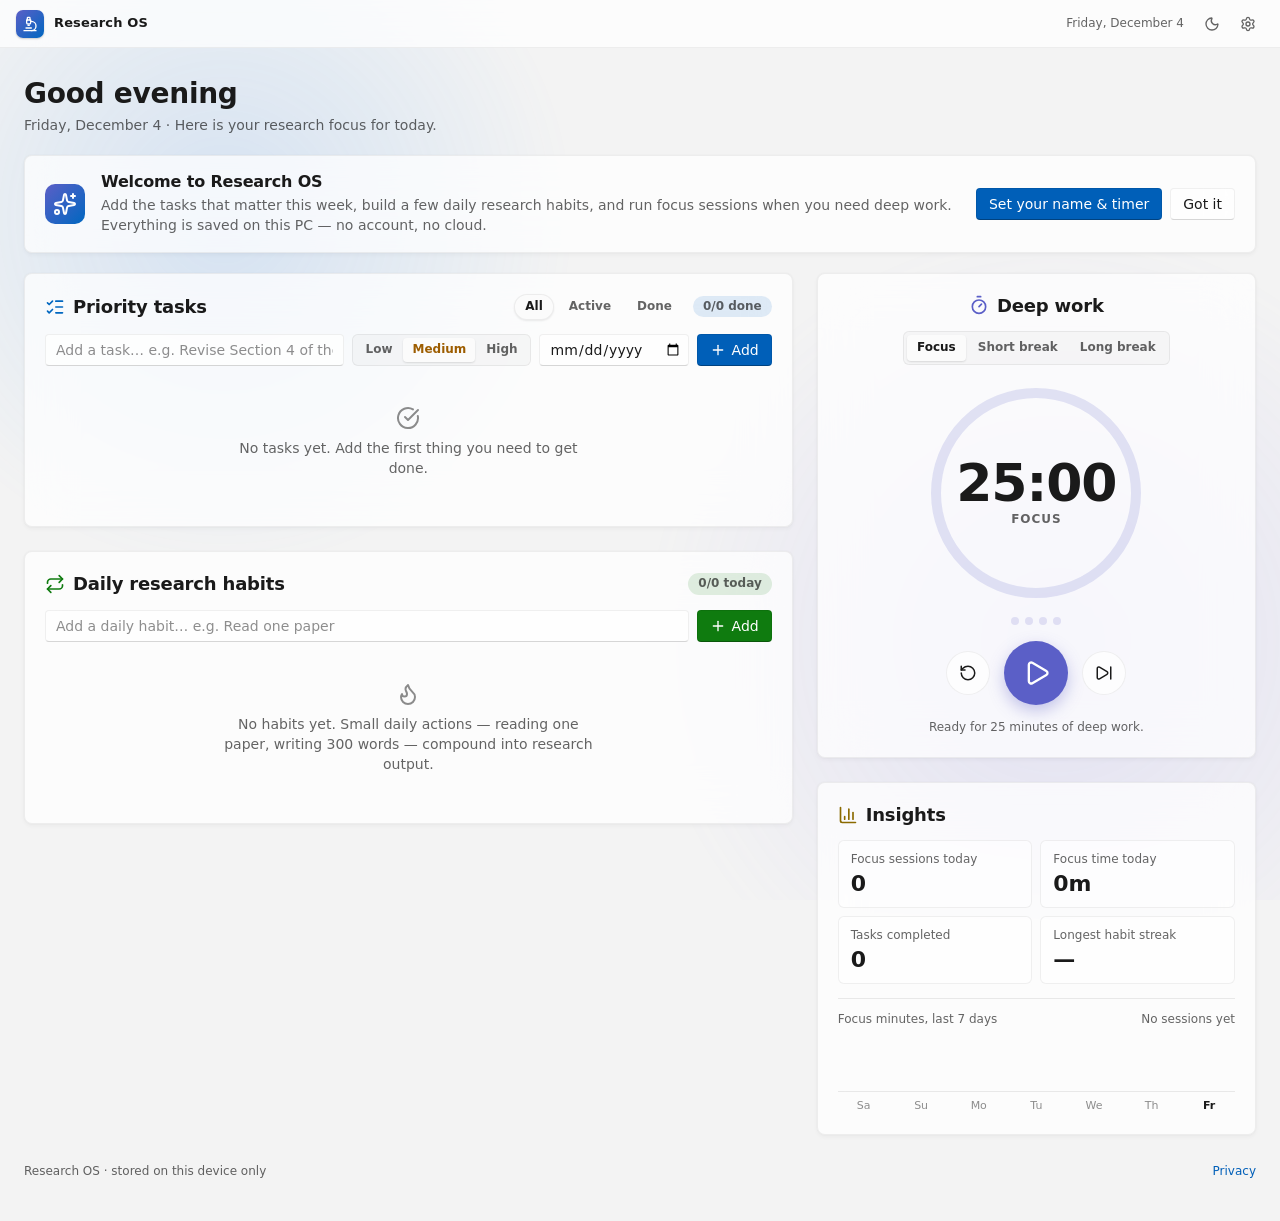
<file: index.html>
<!DOCTYPE html>
<html lang="en" data-theme="light">
<head>
  <meta charset="UTF-8">
  <meta name="viewport" content="width=device-width, initial-scale=1">
  <meta name="description" content="Research OS — a calm productivity dashboard for academics and researchers: priority tasks, daily research habits, a focus timer and insights. Works offline, all data stays on your device.">
  <meta name="color-scheme" content="light dark">
  <meta name="theme-color" content="#f3f3f3" id="meta-theme-color">
  <meta name="application-name" content="Research OS">
  <title>Research OS</title>
  <link rel="manifest" href="./manifest.webmanifest">
  <link rel="icon" href="./icons/favicon.svg" type="image/svg+xml">
  <link rel="apple-touch-icon" href="./icons/apple-touch-icon.png">
  <link rel="stylesheet" href="./styles.css">
  <script>
    // Apply the saved theme before first paint to avoid a flash.
    (function () {
      try {
        var s = JSON.parse(localStorage.getItem('researchos.v1') || '{}');
        var t = (s && s.settings && s.settings.theme) || 'system';
        if (t === 'system') t = window.matchMedia('(prefers-color-scheme: dark)').matches ? 'dark' : 'light';
        document.documentElement.dataset.theme = t;
      } catch (e) { /* ignore */ }
    })();
  </script>
</head>
<body>
  <svg xmlns="http://www.w3.org/2000/svg" style="display:none" aria-hidden="true" id="icon-sprite">
  <symbol id="i-microscope" viewBox="0 0 24 24" fill="none" stroke="currentColor" stroke-width="2" stroke-linecap="round" stroke-linejoin="round"><path d="M6 18h8" /><path d="M3 22h18" /><path d="M14 22a7 7 0 1 0 0-14h-1" /><path d="M9 14h2" /><path d="M9 12a2 2 0 0 1-2-2V6h6v4a2 2 0 0 1-2 2Z" /><path d="M12 6V3a1 1 0 0 0-1-1H9a1 1 0 0 0-1 1v3" /></symbol>
  <symbol id="i-list-checks" viewBox="0 0 24 24" fill="none" stroke="currentColor" stroke-width="2" stroke-linecap="round" stroke-linejoin="round"><path d="M13 5h8" /><path d="M13 12h8" /><path d="M13 19h8" /><path d="m3 17 2 2 4-4" /><path d="m3 7 2 2 4-4" /></symbol>
  <symbol id="i-repeat" viewBox="0 0 24 24" fill="none" stroke="currentColor" stroke-width="2" stroke-linecap="round" stroke-linejoin="round"><path d="m17 2 4 4-4 4" /><path d="M3 11v-1a4 4 0 0 1 4-4h14" /><path d="m7 22-4-4 4-4" /><path d="M21 13v1a4 4 0 0 1-4 4H3" /></symbol>
  <symbol id="i-timer" viewBox="0 0 24 24" fill="none" stroke="currentColor" stroke-width="2" stroke-linecap="round" stroke-linejoin="round"><line x1="10" x2="14" y1="2" y2="2" /><line x1="12" x2="15" y1="14" y2="11" /><circle cx="12" cy="14" r="8" /></symbol>
  <symbol id="i-chart-column" viewBox="0 0 24 24" fill="none" stroke="currentColor" stroke-width="2" stroke-linecap="round" stroke-linejoin="round"><path d="M3 3v16a2 2 0 0 0 2 2h16" /><path d="M18 17V9" /><path d="M13 17V5" /><path d="M8 17v-3" /></symbol>
  <symbol id="i-plus" viewBox="0 0 24 24" fill="none" stroke="currentColor" stroke-width="2" stroke-linecap="round" stroke-linejoin="round"><path d="M5 12h14" /><path d="M12 5v14" /></symbol>
  <symbol id="i-trash-2" viewBox="0 0 24 24" fill="none" stroke="currentColor" stroke-width="2" stroke-linecap="round" stroke-linejoin="round"><path d="M10 11v6" /><path d="M14 11v6" /><path d="M19 6v14a2 2 0 0 1-2 2H7a2 2 0 0 1-2-2V6" /><path d="M3 6h18" /><path d="M8 6V4a2 2 0 0 1 2-2h4a2 2 0 0 1 2 2v2" /></symbol>
  <symbol id="i-x" viewBox="0 0 24 24" fill="none" stroke="currentColor" stroke-width="2" stroke-linecap="round" stroke-linejoin="round"><path d="M18 6 6 18" /><path d="m6 6 12 12" /></symbol>
  <symbol id="i-flame" viewBox="0 0 24 24" fill="none" stroke="currentColor" stroke-width="2" stroke-linecap="round" stroke-linejoin="round"><path d="M12 3q1 4 4 6.5t3 5.5a1 1 0 0 1-14 0 5 5 0 0 1 1-3 1 1 0 0 0 5 0c0-2-1.5-3-1.5-5q0-2 2.5-4" /></symbol>
  <symbol id="i-check" viewBox="0 0 24 24" fill="none" stroke="currentColor" stroke-width="2" stroke-linecap="round" stroke-linejoin="round"><path d="M20 6 9 17l-5-5" /></symbol>
  <symbol id="i-play" viewBox="0 0 24 24" fill="none" stroke="currentColor" stroke-width="2" stroke-linecap="round" stroke-linejoin="round"><path d="M5 5a2 2 0 0 1 3.008-1.728l11.997 6.998a2 2 0 0 1 .003 3.458l-12 7A2 2 0 0 1 5 19z" /></symbol>
  <symbol id="i-pause" viewBox="0 0 24 24" fill="none" stroke="currentColor" stroke-width="2" stroke-linecap="round" stroke-linejoin="round"><rect x="14" y="3" width="5" height="18" rx="1" /><rect x="5" y="3" width="5" height="18" rx="1" /></symbol>
  <symbol id="i-rotate-ccw" viewBox="0 0 24 24" fill="none" stroke="currentColor" stroke-width="2" stroke-linecap="round" stroke-linejoin="round"><path d="M3 12a9 9 0 1 0 9-9 9.75 9.75 0 0 0-6.74 2.74L3 8" /><path d="M3 3v5h5" /></symbol>
  <symbol id="i-skip-forward" viewBox="0 0 24 24" fill="none" stroke="currentColor" stroke-width="2" stroke-linecap="round" stroke-linejoin="round"><path d="M21 4v16" /><path d="M6.029 4.285A2 2 0 0 0 3 6v12a2 2 0 0 0 3.029 1.715l9.997-5.998a2 2 0 0 0 .003-3.432z" /></symbol>
  <symbol id="i-moon" viewBox="0 0 24 24" fill="none" stroke="currentColor" stroke-width="2" stroke-linecap="round" stroke-linejoin="round"><path d="M20.985 12.486a9 9 0 1 1-9.473-9.472c.405-.022.617.46.402.803a6 6 0 0 0 8.268 8.268c.344-.215.825-.004.803.401" /></symbol>
  <symbol id="i-sun" viewBox="0 0 24 24" fill="none" stroke="currentColor" stroke-width="2" stroke-linecap="round" stroke-linejoin="round"><circle cx="12" cy="12" r="4" /><path d="M12 2v2" /><path d="M12 20v2" /><path d="m4.93 4.93 1.41 1.41" /><path d="m17.66 17.66 1.41 1.41" /><path d="M2 12h2" /><path d="M20 12h2" /><path d="m6.34 17.66-1.41 1.41" /><path d="m19.07 4.93-1.41 1.41" /></symbol>
  <symbol id="i-sun-moon" viewBox="0 0 24 24" fill="none" stroke="currentColor" stroke-width="2" stroke-linecap="round" stroke-linejoin="round"><path d="M12 2v2" /><path d="M14.837 16.385a6 6 0 1 1-7.223-7.222c.624-.147.97.66.715 1.248a4 4 0 0 0 5.26 5.259c.589-.255 1.396.09 1.248.715" /><path d="M16 12a4 4 0 0 0-4-4" /><path d="m19 5-1.256 1.256" /><path d="M20 12h2" /></symbol>
  <symbol id="i-settings" viewBox="0 0 24 24" fill="none" stroke="currentColor" stroke-width="2" stroke-linecap="round" stroke-linejoin="round"><path d="M9.671 4.136a2.34 2.34 0 0 1 4.659 0 2.34 2.34 0 0 0 3.319 1.915 2.34 2.34 0 0 1 2.33 4.033 2.34 2.34 0 0 0 0 3.831 2.34 2.34 0 0 1-2.33 4.033 2.34 2.34 0 0 0-3.319 1.915 2.34 2.34 0 0 1-4.659 0 2.34 2.34 0 0 0-3.32-1.915 2.34 2.34 0 0 1-2.33-4.033 2.34 2.34 0 0 0 0-3.831A2.34 2.34 0 0 1 6.35 6.051a2.34 2.34 0 0 0 3.319-1.915" /><circle cx="12" cy="12" r="3" /></symbol>
  <symbol id="i-download" viewBox="0 0 24 24" fill="none" stroke="currentColor" stroke-width="2" stroke-linecap="round" stroke-linejoin="round"><path d="M12 15V3" /><path d="M21 15v4a2 2 0 0 1-2 2H5a2 2 0 0 1-2-2v-4" /><path d="m7 10 5 5 5-5" /></symbol>
  <symbol id="i-upload" viewBox="0 0 24 24" fill="none" stroke="currentColor" stroke-width="2" stroke-linecap="round" stroke-linejoin="round"><path d="M12 3v12" /><path d="m17 8-5-5-5 5" /><path d="M21 15v4a2 2 0 0 1-2 2H5a2 2 0 0 1-2-2v-4" /></symbol>
  <symbol id="i-calendar" viewBox="0 0 24 24" fill="none" stroke="currentColor" stroke-width="2" stroke-linecap="round" stroke-linejoin="round"><path d="M8 2v3" /><path d="M16 2v3" /><rect x="3" y="3" width="18" height="18" rx="2" /><path d="M3 9h18" /></symbol>
  <symbol id="i-flag" viewBox="0 0 24 24" fill="none" stroke="currentColor" stroke-width="2" stroke-linecap="round" stroke-linejoin="round"><path d="M4 22V4a1 1 0 0 1 .4-.8A6 6 0 0 1 8 2c3 0 5 2 7.333 2q2 0 3.067-.8A1 1 0 0 1 20 4v10a1 1 0 0 1-.4.8A6 6 0 0 1 16 16c-3 0-5-2-8-2a6 6 0 0 0-4 1.528" /></symbol>
  <symbol id="i-bell" viewBox="0 0 24 24" fill="none" stroke="currentColor" stroke-width="2" stroke-linecap="round" stroke-linejoin="round"><path d="M10.268 21a2 2 0 0 0 3.464 0" /><path d="M3.262 15.326A1 1 0 0 0 4 17h16a1 1 0 0 0 .74-1.673C19.41 13.956 18 12.499 18 8A6 6 0 0 0 6 8c0 4.499-1.411 5.956-2.738 7.326" /></symbol>
  <symbol id="i-bell-off" viewBox="0 0 24 24" fill="none" stroke="currentColor" stroke-width="2" stroke-linecap="round" stroke-linejoin="round"><path d="M10.268 21a2 2 0 0 0 3.464 0" /><path d="M17 17H4a1 1 0 0 1-.74-1.673C4.59 13.956 6 12.499 6 8a6 6 0 0 1 .258-1.742" /><path d="m2 2 20 20" /><path d="M8.668 3.01A6 6 0 0 1 18 8c0 2.687.77 4.653 1.707 6.05" /></symbol>
  <symbol id="i-volume-2" viewBox="0 0 24 24" fill="none" stroke="currentColor" stroke-width="2" stroke-linecap="round" stroke-linejoin="round"><path d="M11 4.702a.705.705 0 0 0-1.203-.498L6.413 7.587A1.4 1.4 0 0 1 5.416 8H3a1 1 0 0 0-1 1v6a1 1 0 0 0 1 1h2.416a1.4 1.4 0 0 1 .997.413l3.383 3.384A.705.705 0 0 0 11 19.298z" /><path d="M16 9a5 5 0 0 1 0 6" /><path d="M19.364 18.364a9 9 0 0 0 0-12.728" /></symbol>
  <symbol id="i-volume-x" viewBox="0 0 24 24" fill="none" stroke="currentColor" stroke-width="2" stroke-linecap="round" stroke-linejoin="round"><path d="M11 4.702a.7.7 0 0 0-1.203-.498L6.413 7.587A1.4 1.4 0 0 1 5.416 8H3a1 1 0 0 0-1 1v6a1 1 0 0 0 1 1h2.416a1.4 1.4 0 0 1 .997.413l3.383 3.384A.7.7 0 0 0 11 19.298z" /><path d="m16.5 14.5 5-5" /><path d="m16.5 9.5 5 5" /></symbol>
  <symbol id="i-pencil" viewBox="0 0 24 24" fill="none" stroke="currentColor" stroke-width="2" stroke-linecap="round" stroke-linejoin="round"><path d="M21.174 6.812a1 1 0 0 0-3.986-3.987L3.842 16.174a2 2 0 0 0-.5.83l-1.321 4.352a.5.5 0 0 0 .623.622l4.353-1.32a2 2 0 0 0 .83-.497z" /><path d="m15 5 4 4" /></symbol>
  <symbol id="i-info" viewBox="0 0 24 24" fill="none" stroke="currentColor" stroke-width="2" stroke-linecap="round" stroke-linejoin="round"><circle cx="12" cy="12" r="10" /><path d="M12 16v-4" /><path d="M12 8h.01" /></symbol>
  <symbol id="i-triangle-alert" viewBox="0 0 24 24" fill="none" stroke="currentColor" stroke-width="2" stroke-linecap="round" stroke-linejoin="round"><path d="m21.73 18-8-14a2 2 0 0 0-3.48 0l-8 14A2 2 0 0 0 4 21h16a2 2 0 0 0 1.73-3" /><path d="M12 9v4" /><path d="M12 17h.01" /></symbol>
  <symbol id="i-refresh-cw" viewBox="0 0 24 24" fill="none" stroke="currentColor" stroke-width="2" stroke-linecap="round" stroke-linejoin="round"><path d="M3 12a9 9 0 0 1 9-9 9.75 9.75 0 0 1 6.74 2.74L21 8" /><path d="M21 3v5h-5" /><path d="M21 12a9 9 0 0 1-9 9 9.75 9.75 0 0 1-6.74-2.74L3 16" /><path d="M8 16H3v5" /></symbol>
  <symbol id="i-clock" viewBox="0 0 24 24" fill="none" stroke="currentColor" stroke-width="2" stroke-linecap="round" stroke-linejoin="round"><circle cx="12" cy="12" r="10" /><path d="M12 6v6l4 2" /></symbol>
  <symbol id="i-target" viewBox="0 0 24 24" fill="none" stroke="currentColor" stroke-width="2" stroke-linecap="round" stroke-linejoin="round"><circle cx="12" cy="12" r="10" /><circle cx="12" cy="12" r="6" /><circle cx="12" cy="12" r="2" /></symbol>
  <symbol id="i-keyboard" viewBox="0 0 24 24" fill="none" stroke="currentColor" stroke-width="2" stroke-linecap="round" stroke-linejoin="round"><path d="M10 8h.01" /><path d="M12 12h.01" /><path d="M14 8h.01" /><path d="M16 12h.01" /><path d="M18 8h.01" /><path d="M6 8h.01" /><path d="M7 16h10" /><path d="M8 12h.01" /><rect width="20" height="16" x="2" y="4" rx="2" /></symbol>
  <symbol id="i-circle-check-big" viewBox="0 0 24 24" fill="none" stroke="currentColor" stroke-width="2" stroke-linecap="round" stroke-linejoin="round"><path d="M21.801 10A10 10 0 1 1 17 3.335" /><path d="m9 11 3 3L22 4" /></symbol>
  <symbol id="i-coffee" viewBox="0 0 24 24" fill="none" stroke="currentColor" stroke-width="2" stroke-linecap="round" stroke-linejoin="round"><path d="M10 2v2" /><path d="M14 2v2" /><path d="M16 8a1 1 0 0 1 1 1v8a4 4 0 0 1-4 4H7a4 4 0 0 1-4-4V9a1 1 0 0 1 1-1h14a4 4 0 1 1 0 8h-1" /><path d="M6 2v2" /></symbol>
  <symbol id="i-sparkles" viewBox="0 0 24 24" fill="none" stroke="currentColor" stroke-width="2" stroke-linecap="round" stroke-linejoin="round"><path d="M11.017 2.814a1 1 0 0 1 1.966 0l1.051 5.558a2 2 0 0 0 1.594 1.594l5.558 1.051a1 1 0 0 1 0 1.966l-5.558 1.051a2 2 0 0 0-1.594 1.594l-1.051 5.558a1 1 0 0 1-1.966 0l-1.051-5.558a2 2 0 0 0-1.594-1.594l-5.558-1.051a1 1 0 0 1 0-1.966l5.558-1.051a2 2 0 0 0 1.594-1.594z" /><path d="M20 2v4" /><path d="M22 4h-4" /><circle cx="4" cy="20" r="2" /></symbol>
  <symbol id="i-zap" viewBox="0 0 24 24" fill="none" stroke="currentColor" stroke-width="2" stroke-linecap="round" stroke-linejoin="round"><path d="M15.914 4a1.5 1.5 0 00-2.474-1.561l-9 9A1.5 1.5 0 005.5 14h4.002a.5.5 0 01.471.666L8.086 20a1.5 1.5 0 002.475 1.56l9-9A1.5 1.5 0 0018.5 10h-3.997a.5.5 0 01-.472-.667z" /></symbol>
  <symbol id="i-trophy" viewBox="0 0 24 24" fill="none" stroke="currentColor" stroke-width="2" stroke-linecap="round" stroke-linejoin="round"><path d="M10 14.66V17a1 1 0 0 1-1 1 2 2 0 0 0-2 2v2" /><path d="M14 14.66V17a1 1 0 0 0 1 1 2 2 0 0 1 2 2v2" /><path d="M17.916 10H19.5A2.5 2.5 0 0 0 22 7.5V5a1 1 0 0 0-1-1h-3" /><path d="M4 22h16" /><path d="M6 9a6 6 0 0 0 12 0V3a1 1 0 0 0-1-1H7a1 1 0 0 0-1 1z" /><path d="M6.084 10H4.5A2.5 2.5 0 0 1 2 7.5V5a1 1 0 0 1 1-1h3" /></symbol>
  <symbol id="i-chevron-down" viewBox="0 0 24 24" fill="none" stroke="currentColor" stroke-width="2" stroke-linecap="round" stroke-linejoin="round"><path d="m6 9 6 6 6-6" /></symbol>
  <symbol id="i-shield-check" viewBox="0 0 24 24" fill="none" stroke="currentColor" stroke-width="2" stroke-linecap="round" stroke-linejoin="round"><path d="M20 13c0 5-3.5 7.5-7.66 8.95a1 1 0 0 1-.67-.01C7.5 20.5 4 18 4 13V6a1 1 0 0 1 1-1c2 0 4.5-1.2 6.24-2.72a1.17 1.17 0 0 1 1.52 0C14.51 3.81 17 5 19 5a1 1 0 0 1 1 1z" /><path d="m9 12 2 2 4-4" /></symbol>
  <symbol id="i-database" viewBox="0 0 24 24" fill="none" stroke="currentColor" stroke-width="2" stroke-linecap="round" stroke-linejoin="round"><ellipse cx="12" cy="5" rx="9" ry="3" /><path d="M3 5V19A9 3 0 0 0 21 19V5" /><path d="M3 12A9 3 0 0 0 21 12" /></symbol>
  <symbol id="i-book-open" viewBox="0 0 24 24" fill="none" stroke="currentColor" stroke-width="2" stroke-linecap="round" stroke-linejoin="round"><path d="M12 5v16" /><path d="M20.001 19A2 2 0 0022 17V5a2 2 0 00-1.999-2L16 3.002A5 5 0 0012 5a5 5 0 00-4-2H4a2 2 0 00-2 2v12a2 2 0 001.999 2H8a5 5 0 014 2 5 5 0 014-2z" /></symbol>
  <symbol id="i-check-check" viewBox="0 0 24 24" fill="none" stroke="currentColor" stroke-width="2" stroke-linecap="round" stroke-linejoin="round"><path d="M18 6 7 17l-5-5" /><path d="m22 10-7.5 7.5L13 16" /></symbol>
  <symbol id="i-graduation-cap" viewBox="0 0 24 24" fill="none" stroke="currentColor" stroke-width="2" stroke-linecap="round" stroke-linejoin="round"><path d="M21.42 10.922a1 1 0 0 0-.019-1.838L12.83 5.18a2 2 0 0 0-1.66 0L2.6 9.08a1 1 0 0 0 0 1.832l8.57 3.908a2 2 0 0 0 1.66 0z" /><path d="M22 10v6" /><path d="M6 12.5V16a6 3 0 0 0 12 0v-3.5" /></symbol>
  <symbol id="i-hourglass" viewBox="0 0 24 24" fill="none" stroke="currentColor" stroke-width="2" stroke-linecap="round" stroke-linejoin="round"><path d="M5 22h14" /><path d="M5 2h14" /><path d="M17 22v-4.172a2 2 0 0 0-.586-1.414L12 12l-4.414 4.414A2 2 0 0 0 7 17.828V22" /><path d="M7 2v4.172a2 2 0 0 0 .586 1.414L12 12l4.414-4.414A2 2 0 0 0 17 6.172V2" /></symbol>
  <symbol id="i-calendar-days" viewBox="0 0 24 24" fill="none" stroke="currentColor" stroke-width="2" stroke-linecap="round" stroke-linejoin="round"><path d="M8 2v3" /><path d="M16 2v3" /><rect x="3" y="3" width="18" height="18" rx="2" /><path d="M3 9h18" /><path d="M8 13h.01" /><path d="M12 13h.01" /><path d="M16 13h.01" /><path d="M8 17h.01" /><path d="M12 17h.01" /><path d="M16 17h.01" /></symbol>
  <symbol id="i-circle-alert" viewBox="0 0 24 24" fill="none" stroke="currentColor" stroke-width="2" stroke-linecap="round" stroke-linejoin="round"><circle cx="12" cy="12" r="10" /><line x1="12" x2="12" y1="8" y2="12" /><line x1="12" x2="12.01" y1="16" y2="16" /></symbol>
  <symbol id="i-lightbulb" viewBox="0 0 24 24" fill="none" stroke="currentColor" stroke-width="2" stroke-linecap="round" stroke-linejoin="round"><path d="M15 14c.2-1 .7-1.7 1.5-2.5 1-.9 1.5-2.2 1.5-3.5A6 6 0 0 0 6 8c0 1 .2 2.2 1.5 3.5.7.7 1.3 1.5 1.5 2.5" /><path d="M9 18h6" /><path d="M10 22h4" /></symbol>
  <symbol id="i-mail" viewBox="0 0 24 24" fill="none" stroke="currentColor" stroke-width="2" stroke-linecap="round" stroke-linejoin="round"><path d="m22 7-8.991 5.727a2 2 0 0 1-2.009 0L2 7" /><rect x="2" y="4" width="20" height="16" rx="2" /></symbol>
  <symbol id="i-brain" viewBox="0 0 24 24" fill="none" stroke="currentColor" stroke-width="2" stroke-linecap="round" stroke-linejoin="round"><path d="M12 18V5" /><path d="M15 13a4.17 4.17 0 0 1-3-4 4.17 4.17 0 0 1-3 4" /><path d="M17.598 6.5A3 3 0 1 0 12 5a3 3 0 1 0-5.598 1.5" /><path d="M17.997 5.125a4 4 0 0 1 2.526 5.77" /><path d="M18 18a4 4 0 0 0 2-7.464" /><path d="M19.967 17.483A4 4 0 1 1 12 18a4 4 0 1 1-7.967-.517" /><path d="M6 18a4 4 0 0 1-2-7.464" /><path d="M6.003 5.125a4 4 0 0 0-2.526 5.77" /></symbol>
  <symbol id="i-laptop" viewBox="0 0 24 24" fill="none" stroke="currentColor" stroke-width="2" stroke-linecap="round" stroke-linejoin="round"><path d="M18 5a2 2 0 0 1 2 2v8.526a2 2 0 0 0 .212.897l1.068 2.127a1 1 0 0 1-.9 1.45H3.62a1 1 0 0 1-.9-1.45l1.068-2.127A2 2 0 0 0 4 15.526V7a2 2 0 0 1 2-2z" /><path d="M20.054 15.987H3.946" /></symbol>
</svg>

  <div class="ambient" aria-hidden="true">
    <div class="blob blob-1"></div>
    <div class="blob blob-2"></div>
  </div>

  <header class="titlebar" id="titlebar">
    <div class="titlebar-inner">
      <div class="brand">
        <span class="brand-mark"><svg class="icon" aria-hidden="true"><use href="#i-microscope"/></svg></span>
        <span class="brand-name">Research OS</span>
      </div>
      <div class="titlebar-actions">
        <span id="today-label" class="today-label"></span>
        <button class="btn-icon" id="btn-theme" type="button" title="Switch theme" aria-label="Switch theme">
          <svg class="icon" aria-hidden="true"><use href="#i-moon" id="theme-icon-use"/></svg>
        </button>
        <button class="btn-icon" id="btn-settings" type="button" title="Settings (Ctrl+,)" aria-label="Settings">
          <svg class="icon" aria-hidden="true"><use href="#i-settings"/></svg>
        </button>
      </div>
    </div>
  </header>

  <main class="app">
    <section class="page-head">
      <h1 id="greeting">Good morning</h1>
      <p id="summary" class="subtle"></p>
    </section>

    <section class="card welcome" id="welcome" hidden aria-labelledby="welcome-title">
      <div class="welcome-icon"><svg class="icon icon-24" aria-hidden="true"><use href="#i-sparkles"/></svg></div>
      <div class="welcome-body">
        <h2 id="welcome-title">Welcome to Research OS</h2>
        <p>Add the tasks that matter this week, build a few daily research habits, and run focus sessions when you need deep work. Everything is saved on this PC — no account, no cloud.</p>
      </div>
      <div class="welcome-actions">
        <button class="btn btn-accent" type="button" id="welcome-settings">Set your name &amp; timer</button>
        <button class="btn" type="button" id="welcome-dismiss">Got it</button>
      </div>
    </section>

    <div class="grid">
      <div class="col-main">

        <!-- Tasks -->
        <section class="card module" id="tasks-module" aria-labelledby="tasks-title">
          <header class="module-head">
            <div class="module-title">
              <svg class="icon icon-20 c-tasks" aria-hidden="true"><use href="#i-list-checks"/></svg>
              <h2 id="tasks-title">Priority tasks</h2>
            </div>
            <div class="module-tools">
              <div class="chips" role="group" aria-label="Filter tasks" id="task-filters">
                <button type="button" class="chip is-active" data-filter="all" aria-pressed="true">All</button>
                <button type="button" class="chip" data-filter="active" aria-pressed="false">Active</button>
                <button type="button" class="chip" data-filter="done" aria-pressed="false">Done</button>
              </div>
              <span class="badge badge-tasks" id="task-progress">0/0 done</span>
            </div>
          </header>

          <form id="task-form" class="add-row" autocomplete="off">
            <input id="task-input" class="input grow" type="text" maxlength="200" required
                   placeholder="Add a task… e.g. Revise Section 4 of the manuscript" aria-label="New task">
            <div class="seg seg-sm" role="radiogroup" aria-label="Priority">
              <label class="seg-item"><input type="radio" name="priority" value="low"><span>Low</span></label>
              <label class="seg-item"><input type="radio" name="priority" value="medium" checked><span>Medium</span></label>
              <label class="seg-item"><input type="radio" name="priority" value="high"><span>High</span></label>
            </div>
            <input type="date" id="task-due" class="input input-date" aria-label="Due date (optional)" title="Due date (optional)">
            <button type="submit" class="btn btn-accent">
              <svg class="icon" aria-hidden="true"><use href="#i-plus"/></svg><span>Add</span>
            </button>
          </form>

          <div id="task-list" class="list" role="list"></div>
          <div class="empty" id="tasks-empty" hidden>
            <svg class="icon icon-24" aria-hidden="true"><use href="#i-circle-check-big"/></svg>
            <p id="tasks-empty-text">No tasks yet. Add the first thing you need to get done.</p>
          </div>
          <footer class="module-foot" id="tasks-foot" hidden>
            <span class="subtle" id="tasks-foot-text"></span>
            <button class="btn btn-subtle" type="button" id="btn-clear-done">
              <svg class="icon" aria-hidden="true"><use href="#i-check-check"/></svg><span>Clear completed</span>
            </button>
          </footer>
        </section>

        <!-- Habits -->
        <section class="card module" id="habits-module" aria-labelledby="habits-title">
          <header class="module-head">
            <div class="module-title">
              <svg class="icon icon-20 c-habits" aria-hidden="true"><use href="#i-repeat"/></svg>
              <h2 id="habits-title">Daily research habits</h2>
            </div>
            <span class="badge badge-habits" id="habit-progress">0/0 today</span>
          </header>

          <form id="habit-form" class="add-row" autocomplete="off">
            <input id="habit-input" class="input grow" type="text" maxlength="120" required
                   placeholder="Add a daily habit… e.g. Read one paper" aria-label="New habit">
            <button type="submit" class="btn btn-accent btn-habits">
              <svg class="icon" aria-hidden="true"><use href="#i-plus"/></svg><span>Add</span>
            </button>
          </form>

          <div id="habit-list" class="habit-grid" role="list"></div>
          <div class="empty" id="habits-empty" hidden>
            <svg class="icon icon-24" aria-hidden="true"><use href="#i-flame"/></svg>
            <p>No habits yet. Small daily actions — reading one paper, writing 300 words — compound into research output.</p>
          </div>
        </section>
      </div>

      <div class="col-side">

        <!-- Focus timer -->
        <section class="card module timer-module" aria-labelledby="timer-title">
          <header class="module-head center">
            <div class="module-title">
              <svg class="icon icon-20 c-timer" aria-hidden="true"><use href="#i-timer"/></svg>
              <h2 id="timer-title">Deep work</h2>
            </div>
          </header>

          <div class="seg modes" role="tablist" aria-label="Timer mode" id="mode-tabs">
            <button type="button" role="tab" class="seg-btn is-active" data-mode="focus" aria-selected="true">Focus</button>
            <button type="button" role="tab" class="seg-btn" data-mode="short" aria-selected="false">Short break</button>
            <button type="button" role="tab" class="seg-btn" data-mode="long" aria-selected="false">Long break</button>
          </div>

          <div class="ring-wrap">
            <svg class="ring" viewBox="0 0 220 220" aria-hidden="true">
              <circle class="ring-track" cx="110" cy="110" r="100"/>
              <circle class="ring-fill" cx="110" cy="110" r="100" id="ring-fill"/>
            </svg>
            <div class="ring-center">
              <div class="time" id="timer-display" role="timer" aria-live="off">25:00</div>
              <div class="mode-label" id="timer-mode-label">Focus</div>
            </div>
          </div>

          <div class="cycle-dots" id="cycle-dots" role="img" aria-label="Sessions until long break"></div>

          <div class="timer-controls">
            <button class="btn-icon lg" type="button" id="btn-reset" title="Reset" aria-label="Reset timer">
              <svg class="icon" aria-hidden="true"><use href="#i-rotate-ccw"/></svg>
            </button>
            <button class="btn-play" type="button" id="btn-toggle" aria-label="Start" title="Start (Space)">
              <svg class="icon icon-28" aria-hidden="true"><use href="#i-play" id="play-use"/></svg>
            </button>
            <button class="btn-icon lg" type="button" id="btn-skip" title="Skip to next" aria-label="Skip to next">
              <svg class="icon" aria-hidden="true"><use href="#i-skip-forward"/></svg>
            </button>
          </div>
          <p class="status" id="timer-status" aria-live="polite">Ready when you are.</p>
        </section>

        <!-- Insights -->
        <section class="card module" id="insights-module" aria-labelledby="insights-title">
          <header class="module-head">
            <div class="module-title">
              <svg class="icon icon-20 c-insights" aria-hidden="true"><use href="#i-chart-column"/></svg>
              <h2 id="insights-title">Insights</h2>
            </div>
          </header>
          <div class="stats">
            <div class="stat"><span class="stat-label">Focus sessions today</span><span class="stat-value" id="stat-sessions-today">0</span></div>
            <div class="stat"><span class="stat-label">Focus time today</span><span class="stat-value" id="stat-minutes-today">0m</span></div>
            <div class="stat"><span class="stat-label">Tasks completed</span><span class="stat-value" id="stat-tasks-total">0</span></div>
            <div class="stat"><span class="stat-label">Longest habit streak</span><span class="stat-value" id="stat-best-streak">0</span></div>
          </div>
          <div class="week">
            <div class="week-head">
              <span class="stat-label">Focus minutes, last 7 days</span>
              <span class="subtle" id="week-total">0m</span>
            </div>
            <div class="week-bars" id="week-bars"></div>
            <div class="week-days" id="week-days" aria-hidden="true"></div>
          </div>
        </section>
      </div>
    </div>

    <footer class="page-foot subtle">
      <span>Research OS · stored on this device only</span>
      <a href="./privacy.html" target="_blank" rel="noopener">Privacy</a>
    </footer>
  </main>

  <!-- Settings -->
  <dialog id="settings-dialog" class="dialog" aria-labelledby="settings-title">
    <div class="dialog-card">
      <header class="dialog-head">
        <h2 id="settings-title">Settings</h2>
        <button type="button" class="btn-icon" id="settings-close" aria-label="Close settings">
          <svg class="icon" aria-hidden="true"><use href="#i-x"/></svg>
        </button>
      </header>
      <div class="dialog-body">

        <section class="settings-group">
          <h3>Profile</h3>
          <label class="field">
            <span>Your name (used in the greeting)</span>
            <input type="text" id="set-name" class="input" maxlength="40" placeholder="e.g. Dr. Hartmann" autocomplete="off">
          </label>
        </section>

        <section class="settings-group">
          <h3>Timer</h3>
          <div class="field-row">
            <label class="field num"><span>Focus</span><span class="num-wrap"><input type="number" id="set-focus" class="input" min="1" max="180" step="1"><em>min</em></span></label>
            <label class="field num"><span>Short break</span><span class="num-wrap"><input type="number" id="set-short" class="input" min="1" max="60" step="1"><em>min</em></span></label>
            <label class="field num"><span>Long break</span><span class="num-wrap"><input type="number" id="set-long" class="input" min="1" max="120" step="1"><em>min</em></span></label>
            <label class="field num"><span>Long break after</span><span class="num-wrap"><input type="number" id="set-every" class="input" min="1" max="12" step="1"><em>sessions</em></span></label>
          </div>
          <label class="switch"><input type="checkbox" id="set-autobreak"><span class="switch-ui"></span><span>Start breaks automatically</span></label>
          <label class="switch"><input type="checkbox" id="set-autofocus"><span class="switch-ui"></span><span>Start the next focus session automatically after a break</span></label>
        </section>

        <section class="settings-group">
          <h3>When a session ends</h3>
          <label class="switch"><input type="checkbox" id="set-sound"><span class="switch-ui"></span><span>Play a soft chime</span></label>
          <label class="switch"><input type="checkbox" id="set-notify"><span class="switch-ui"></span><span>Show a Windows notification</span></label>
          <p class="hint" id="notify-hint"></p>
        </section>

        <section class="settings-group">
          <h3>Appearance</h3>
          <div class="seg" role="radiogroup" aria-label="Theme" id="theme-seg">
            <label class="seg-item"><input type="radio" name="theme" value="system"><span><svg class="icon" aria-hidden="true"><use href="#i-sun-moon"/></svg>System</span></label>
            <label class="seg-item"><input type="radio" name="theme" value="light"><span><svg class="icon" aria-hidden="true"><use href="#i-sun"/></svg>Light</span></label>
            <label class="seg-item"><input type="radio" name="theme" value="dark"><span><svg class="icon" aria-hidden="true"><use href="#i-moon"/></svg>Dark</span></label>
          </div>
        </section>

        <section class="settings-group">
          <h3>Your data</h3>
          <p class="hint">Tasks, habits and sessions are stored only in this app on this PC. Export a backup before moving to another computer or reinstalling.</p>
          <div class="btn-row">
            <button type="button" class="btn" id="btn-export"><svg class="icon" aria-hidden="true"><use href="#i-download"/></svg><span>Export backup</span></button>
            <button type="button" class="btn" id="btn-import"><svg class="icon" aria-hidden="true"><use href="#i-upload"/></svg><span>Restore backup…</span></button>
            <button type="button" class="btn btn-danger" id="btn-reset-all"><svg class="icon" aria-hidden="true"><use href="#i-trash-2"/></svg><span>Erase all data</span></button>
          </div>
        </section>

        <section class="settings-group">
          <h3>Keyboard shortcuts</h3>
          <dl class="shortcuts">
            <div><dt><kbd>Space</kbd></dt><dd>Start or pause the timer (when not typing)</dd></div>
            <div><dt><kbd>/</kbd></dt><dd>Jump to the new-task box</dd></div>
            <div><dt><kbd>Ctrl</kbd> + <kbd>,</kbd></dt><dd>Open settings</dd></div>
            <div><dt><kbd>Esc</kbd></dt><dd>Close dialogs, cancel editing</dd></div>
          </dl>
        </section>

        <section class="settings-group about">
          <h3>About</h3>
          <p><strong>Research OS</strong> <span id="app-version">1.0.0</span> — a focused workspace for academics and researchers.</p>
          <p class="hint">Support: <a href="mailto:haymohsen@gmail.com">haymohsen@gmail.com</a> · <a href="./privacy.html" target="_blank" rel="noopener">Privacy policy</a><br>Icons by <a href="https://lucide.dev" target="_blank" rel="noopener">Lucide</a> (ISC licence).</p>
        </section>
      </div>
    </div>
  </dialog>

  <!-- Generic confirm -->
  <dialog id="confirm-dialog" class="dialog dialog-sm" aria-labelledby="confirm-title">
    <div class="dialog-card">
      <header class="dialog-head"><h2 id="confirm-title">Are you sure?</h2></header>
      <div class="dialog-body"><p id="confirm-message"></p></div>
      <footer class="dialog-foot">
        <button type="button" class="btn" id="confirm-cancel">Cancel</button>
        <button type="button" class="btn btn-accent" id="confirm-ok">Confirm</button>
      </footer>
    </div>
  </dialog>

  <div id="toasts" class="toasts" aria-live="polite" aria-relevant="additions"></div>
  <input type="file" id="import-file" accept="application/json,.json" hidden>

  <script src="./app.js"></script>
</body>
</html>
</file>
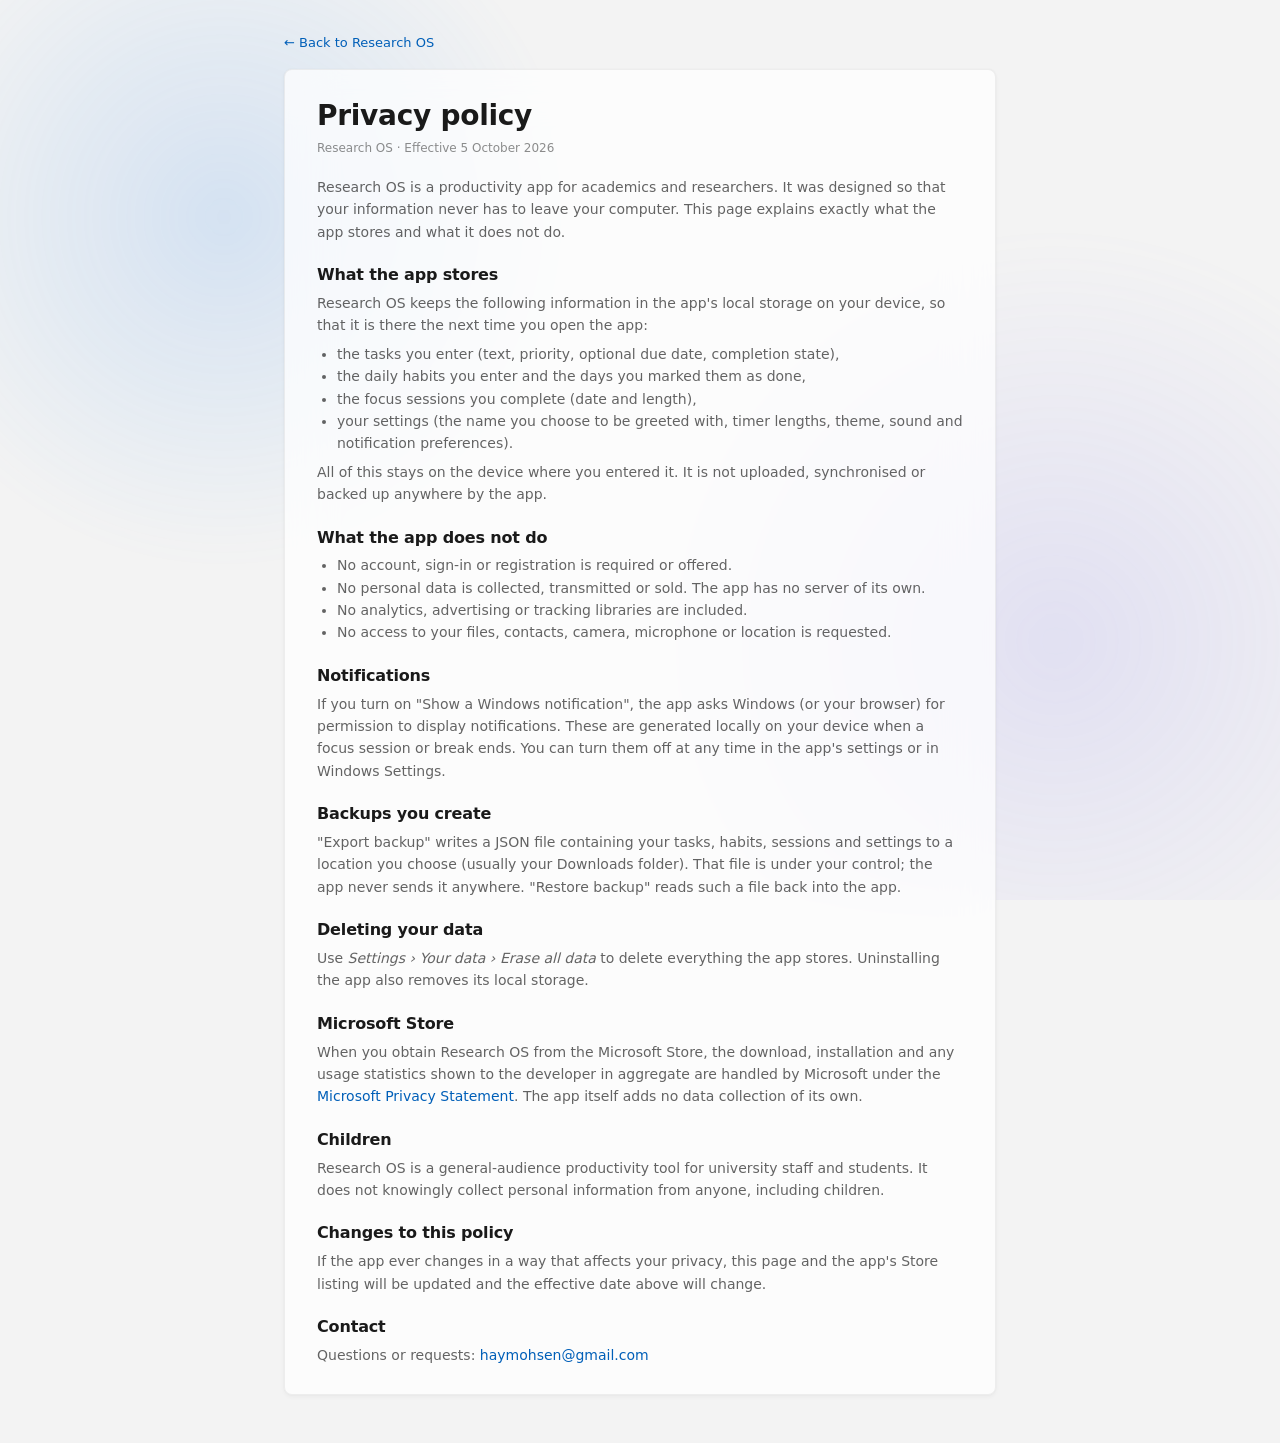
<file: privacy.html>
<!DOCTYPE html>
<html lang="en" data-theme="light">
<head>
  <meta charset="UTF-8">
  <meta name="viewport" content="width=device-width, initial-scale=1">
  <meta name="color-scheme" content="light dark">
  <title>Privacy policy — Research OS</title>
  <link rel="icon" href="./icons/favicon.svg" type="image/svg+xml">
  <link rel="stylesheet" href="./styles.css">
  <style>
    .doc { max-width: 760px; margin: 0 auto; padding: 32px 24px 48px; }
    .doc .card { padding: 28px 32px; }
    .doc h1 { margin-bottom: 4px; }
    .doc h2 { font-size: 16px; margin: 22px 0 6px; }
    .doc p, .doc li { color: var(--text-2); line-height: 1.6; }
    .doc ul { padding-left: 20px; margin: 6px 0; }
    .doc .meta { font-size: 12px; color: var(--text-3); margin-bottom: 18px; }
    .doc .back { display: inline-flex; align-items: center; gap: 6px; margin-bottom: 16px; font-size: 13px; }
  </style>
  <script>
    (function () {
      try {
        var s = JSON.parse(localStorage.getItem('researchos.v1') || '{}');
        var t = (s && s.settings && s.settings.theme) || 'system';
        if (t === 'system') t = window.matchMedia('(prefers-color-scheme: dark)').matches ? 'dark' : 'light';
        document.documentElement.dataset.theme = t;
      } catch (e) {}
    })();
  </script>
</head>
<body>
  <div class="ambient" aria-hidden="true"><div class="blob blob-1"></div><div class="blob blob-2"></div></div>
  <main class="doc">
    <a class="back" href="./">&larr; Back to Research OS</a>
    <article class="card">
      <h1>Privacy policy</h1>
      <p class="meta">Research OS · Effective 5 October 2026</p>

      <p>Research OS is a productivity app for academics and researchers. It was designed so that your information never has to leave your computer. This page explains exactly what the app stores and what it does not do.</p>

      <h2>What the app stores</h2>
      <p>Research OS keeps the following information in the app's local storage on your device, so that it is there the next time you open the app:</p>
      <ul>
        <li>the tasks you enter (text, priority, optional due date, completion state),</li>
        <li>the daily habits you enter and the days you marked them as done,</li>
        <li>the focus sessions you complete (date and length),</li>
        <li>your settings (the name you choose to be greeted with, timer lengths, theme, sound and notification preferences).</li>
      </ul>
      <p>All of this stays on the device where you entered it. It is not uploaded, synchronised or backed up anywhere by the app.</p>

      <h2>What the app does not do</h2>
      <ul>
        <li>No account, sign-in or registration is required or offered.</li>
        <li>No personal data is collected, transmitted or sold. The app has no server of its own.</li>
        <li>No analytics, advertising or tracking libraries are included.</li>
        <li>No access to your files, contacts, camera, microphone or location is requested.</li>
      </ul>

      <h2>Notifications</h2>
      <p>If you turn on "Show a Windows notification", the app asks Windows (or your browser) for permission to display notifications. These are generated locally on your device when a focus session or break ends. You can turn them off at any time in the app's settings or in Windows Settings.</p>

      <h2>Backups you create</h2>
      <p>"Export backup" writes a JSON file containing your tasks, habits, sessions and settings to a location you choose (usually your Downloads folder). That file is under your control; the app never sends it anywhere. "Restore backup" reads such a file back into the app.</p>

      <h2>Deleting your data</h2>
      <p>Use <em>Settings › Your data › Erase all data</em> to delete everything the app stores. Uninstalling the app also removes its local storage.</p>

      <h2>Microsoft Store</h2>
      <p>When you obtain Research OS from the Microsoft Store, the download, installation and any usage statistics shown to the developer in aggregate are handled by Microsoft under the <a href="https://privacy.microsoft.com/privacystatement" target="_blank" rel="noopener">Microsoft Privacy Statement</a>. The app itself adds no data collection of its own.</p>

      <h2>Children</h2>
      <p>Research OS is a general-audience productivity tool for university staff and students. It does not knowingly collect personal information from anyone, including children.</p>

      <h2>Changes to this policy</h2>
      <p>If the app ever changes in a way that affects your privacy, this page and the app's Store listing will be updated and the effective date above will change.</p>

      <h2>Contact</h2>
      <p>Questions or requests: <a href="mailto:haymohsen@gmail.com">haymohsen@gmail.com</a></p>
    </article>
  </main>
</body>
</html>
</file>
<file: styles.css>
/* =========================================================
   Research OS — Fluent / Windows 11 styled dashboard
   No external dependencies; system fonts (Segoe UI Variable).
   ========================================================= */

:root {
  --font-text: "Segoe UI Variable Text", "Segoe UI Variable", "Segoe UI", system-ui, -apple-system, "Helvetica Neue", Arial, sans-serif;
  --font-display: "Segoe UI Variable Display", "Segoe UI Variable", "Segoe UI", system-ui, -apple-system, "Helvetica Neue", Arial, sans-serif;

  --radius-card: 8px;
  --radius-ctrl: 4px;
  --ctrl-h: 32px;

  /* Light theme (Windows 11 light tokens, approximated) */
  --bg: #f3f3f3;
  --card: rgba(255, 255, 255, 0.72);
  --card-solid: #fbfbfb;
  --card-stroke: rgba(0, 0, 0, 0.0578);
  --layer: rgba(255, 255, 255, 0.5);
  --layer-alt: rgba(0, 0, 0, 0.0241);
  --text: #1a1a1a;
  --text-2: rgba(0, 0, 0, 0.6063);
  --text-3: rgba(0, 0, 0, 0.4458);
  --text-disabled: rgba(0, 0, 0, 0.3614);
  --control: rgba(255, 255, 255, 0.7);
  --control-hover: rgba(249, 249, 249, 0.5);
  --control-pressed: rgba(249, 249, 249, 0.3);
  --control-stroke: rgba(0, 0, 0, 0.0578);
  --control-stroke-bottom: rgba(0, 0, 0, 0.1622);
  --subtle-hover: rgba(0, 0, 0, 0.0373);
  --subtle-pressed: rgba(0, 0, 0, 0.0241);
  --divider: rgba(0, 0, 0, 0.0803);
  --accent: #005fb8;
  --accent-hover: #1a6fc4;
  --accent-pressed: #3183ca;
  --accent-text: #ffffff;
  --accent-soft: rgba(0, 95, 184, 0.10);
  --focus-ring: #1a1a1a;
  --shadow-card: 0 2px 4px rgba(0, 0, 0, 0.04), 0 0 2px rgba(0, 0, 0, 0.06);
  --shadow-flyout: 0 8px 16px rgba(0, 0, 0, 0.14), 0 0 2px rgba(0, 0, 0, 0.12);
  --shadow-dialog: 0 32px 64px rgba(0, 0, 0, 0.19), 0 2px 21px rgba(0, 0, 0, 0.15);
  --backdrop: rgba(0, 0, 0, 0.3);

  /* Semantic */
  --critical: #c42b1c;
  --critical-soft: rgba(196, 43, 28, 0.10);
  --caution: #9d5d00;
  --caution-soft: rgba(157, 93, 0, 0.12);
  --success: #0f7b0f;
  --success-soft: rgba(15, 123, 15, 0.10);

  /* Module identity colours (marks only — text keeps text tokens) */
  --c-tasks: #0067c0;
  --c-tasks-soft: rgba(0, 103, 192, 0.12);
  --c-habits: #0f7b0f;
  --c-habits-soft: rgba(15, 123, 15, 0.12);
  --c-habits-track: rgba(15, 123, 15, 0.18);
  --c-timer: #5b5fc7;
  --c-timer-soft: rgba(91, 95, 199, 0.12);
  --c-timer-track: rgba(91, 95, 199, 0.16);
  --c-timer-dim: rgba(91, 95, 199, 0.42);
  --c-insights: #8a6a00;

  --blob-a: rgba(56, 149, 248, 0.16);
  --blob-b: rgba(129, 120, 248, 0.14);
  --blob-blend: multiply;

  color-scheme: light;
}

:root[data-theme="dark"] {
  --bg: #202020;
  --card: rgba(44, 44, 44, 0.74);
  --card-solid: #2b2b2b;
  --card-stroke: rgba(255, 255, 255, 0.0837);
  --layer: rgba(255, 255, 255, 0.0538);
  --layer-alt: rgba(255, 255, 255, 0.0419);
  --text: #ffffff;
  --text-2: rgba(255, 255, 255, 0.786);
  --text-3: rgba(255, 255, 255, 0.5442);
  --text-disabled: rgba(255, 255, 255, 0.3628);
  --control: rgba(255, 255, 255, 0.0605);
  --control-hover: rgba(255, 255, 255, 0.0837);
  --control-pressed: rgba(255, 255, 255, 0.0326);
  --control-stroke: rgba(255, 255, 255, 0.0698);
  --control-stroke-bottom: rgba(255, 255, 255, 0.093);
  --subtle-hover: rgba(255, 255, 255, 0.0605);
  --subtle-pressed: rgba(255, 255, 255, 0.0419);
  --divider: rgba(255, 255, 255, 0.0837);
  --accent: #60cdff;
  --accent-hover: #4fc3f7;
  --accent-pressed: #3fb6ea;
  --accent-text: #000000;
  --accent-soft: rgba(96, 205, 255, 0.14);
  --focus-ring: #ffffff;
  --shadow-card: 0 2px 4px rgba(0, 0, 0, 0.26), 0 0 2px rgba(0, 0, 0, 0.28);
  --shadow-flyout: 0 8px 16px rgba(0, 0, 0, 0.26), 0 0 2px rgba(0, 0, 0, 0.28);
  --shadow-dialog: 0 32px 64px rgba(0, 0, 0, 0.37), 0 2px 21px rgba(0, 0, 0, 0.37);
  --backdrop: rgba(0, 0, 0, 0.5);

  --critical: #ff99a4;
  --critical-soft: rgba(255, 153, 164, 0.14);
  --caution: #fce100;
  --caution-soft: rgba(252, 225, 0, 0.12);
  --success: #6ccb5f;
  --success-soft: rgba(108, 203, 95, 0.14);

  --c-tasks: #60cdff;
  --c-tasks-soft: rgba(96, 205, 255, 0.14);
  --c-habits: #6ccb5f;
  --c-habits-soft: rgba(108, 203, 95, 0.14);
  --c-habits-track: rgba(108, 203, 95, 0.22);
  --c-timer: #a7a9ff;
  --c-timer-soft: rgba(167, 169, 255, 0.14);
  --c-timer-track: rgba(167, 169, 255, 0.18);
  --c-timer-dim: rgba(167, 169, 255, 0.45);
  --c-insights: #f0c35a;

  --blob-a: rgba(56, 149, 248, 0.10);
  --blob-b: rgba(129, 120, 248, 0.10);
  --blob-blend: screen;

  color-scheme: dark;
}

/* ---------- Base ---------- */
*, *::before, *::after { box-sizing: border-box; }
html { height: 100%; }
body {
  margin: 0;
  min-height: 100%;
  font-family: var(--font-text);
  font-size: 14px;
  line-height: 1.45;
  color: var(--text);
  background: var(--bg);
  -webkit-font-smoothing: antialiased;
  text-rendering: optimizeLegibility;
  overflow-y: scroll;
}
h1, h2, h3 { margin: 0; font-weight: 600; letter-spacing: -0.01em; }
h1 { font-family: var(--font-display); font-size: 28px; line-height: 1.25; }
h2 { font-size: 18px; line-height: 1.3; }
h3 { font-size: 14px; }
p { margin: 0; }
a { color: var(--accent); text-decoration: none; }
a:hover { text-decoration: underline; }
button { font: inherit; color: inherit; }
input, select { font: inherit; color: inherit; }
[hidden] { display: none !important; }
.subtle { color: var(--text-2); }

::-webkit-scrollbar { width: 8px; height: 8px; }
::-webkit-scrollbar-track { background: transparent; }
::-webkit-scrollbar-thumb { background: rgba(128, 128, 128, 0.35); border-radius: 8px; border: 2px solid transparent; background-clip: content-box; }
::-webkit-scrollbar-thumb:hover { background: rgba(128, 128, 128, 0.55); background-clip: content-box; border: 2px solid transparent; }

:focus-visible { outline: 2px solid var(--focus-ring); outline-offset: 1px; border-radius: var(--radius-ctrl); }

/* ---------- Icons ---------- */
.icon { width: 16px; height: 16px; flex: 0 0 auto; display: inline-block; vertical-align: -3px; }
.icon-20 { width: 20px; height: 20px; }
.icon-24 { width: 24px; height: 24px; }
.icon-28 { width: 28px; height: 28px; }
.c-tasks { color: var(--c-tasks); }
.c-habits { color: var(--c-habits); }
.c-timer { color: var(--c-timer); }
.c-insights { color: var(--c-insights); }

/* ---------- Ambient background ---------- */
.ambient { position: fixed; inset: 0; z-index: -1; overflow: hidden; background: var(--bg); transition: background-color .3s ease; }
.blob { position: absolute; border-radius: 50%; mix-blend-mode: var(--blob-blend); filter: blur(10px); animation: blob 18s ease-in-out infinite; }
.blob-1 { top: -15%; left: -10%; width: 55vw; height: 55vw; background: radial-gradient(circle, var(--blob-a) 0%, rgba(0,0,0,0) 70%); }
.blob-2 { top: 25%; right: -15%; width: 65vw; height: 65vw; background: radial-gradient(circle, var(--blob-b) 0%, rgba(0,0,0,0) 70%); animation-delay: -6s; }
@keyframes blob {
  0%   { transform: translate(0, 0) scale(1); }
  33%  { transform: translate(30px, -50px) scale(1.08); }
  66%  { transform: translate(-20px, 20px) scale(0.94); }
  100% { transform: translate(0, 0) scale(1); }
}
@media (prefers-reduced-motion: reduce) {
  .blob { animation: none; }
  * { transition-duration: 0.01ms !important; animation-duration: 0.01ms !important; }
}

/* ---------- Title bar ---------- */
.titlebar {
  position: sticky; top: 0; z-index: 50;
  height: 48px;
  background: var(--card);
  backdrop-filter: blur(24px); -webkit-backdrop-filter: blur(24px);
  border-bottom: 1px solid var(--card-stroke);
  user-select: none;
}
.titlebar-inner {
  max-width: 1400px; margin: 0 auto; height: 100%;
  padding: 0 16px;
  display: flex; align-items: center; justify-content: space-between; gap: 12px;
}
.brand { display: flex; align-items: center; gap: 10px; min-width: 0; }
.brand-mark {
  width: 28px; height: 28px; border-radius: 7px; display: grid; place-items: center; color: #fff;
  background: linear-gradient(135deg, #5b5fc7 0%, #0067c0 100%);
  box-shadow: 0 1px 2px rgba(0, 0, 0, 0.2);
}
.brand-name { font-weight: 600; font-size: 13px; letter-spacing: 0.01em; white-space: nowrap; }
.titlebar-actions { display: flex; align-items: center; gap: 4px; }
.today-label { font-size: 12px; color: var(--text-2); margin-right: 8px; white-space: nowrap; }
@media (max-width: 640px) { .today-label { display: none; } }

/* Window Controls Overlay: the title bar doubles as the OS title bar. */
@media (display-mode: window-controls-overlay) {
  .titlebar {
    position: fixed;
    left: env(titlebar-area-x, 0);
    top: env(titlebar-area-y, 0);
    width: env(titlebar-area-width, 100%);
    height: env(titlebar-area-height, 40px);
    -webkit-app-region: drag; app-region: drag;
  }
  .titlebar-inner { max-width: none; padding: 0 12px; }
  .titlebar button, .titlebar a, .titlebar input { -webkit-app-region: no-drag; app-region: no-drag; }
  .app { padding-top: calc(env(titlebar-area-height, 40px) + 24px); }
}

/* ---------- Layout ---------- */
.app { max-width: 1400px; margin: 0 auto; padding: 28px 24px 40px; }
@media (max-width: 640px) { .app { padding: 20px 16px 32px; } }
.page-head { margin-bottom: 20px; }
.page-head p { margin-top: 4px; font-size: 14px; }

.grid { display: grid; grid-template-columns: minmax(0, 1fr); gap: 20px; align-items: start; }
.col-main, .col-side { display: grid; gap: 20px; min-width: 0; }
@media (min-width: 1024px) {
  .grid { grid-template-columns: minmax(0, 7fr) minmax(340px, 4fr); gap: 24px; }
  .col-main, .col-side { gap: 24px; }
}
@media (max-width: 1023.98px) {
  /* Single column: timer, tasks, habits, insights */
  .col-main, .col-side { display: contents; }
  .timer-module { order: 1; }
  #tasks-module { order: 2; }
  #habits-module { order: 3; }
  #insights-module { order: 4; }
}

/* ---------- Cards ---------- */
.card {
  background: var(--card);
  backdrop-filter: blur(24px); -webkit-backdrop-filter: blur(24px);
  border: 1px solid var(--card-stroke);
  border-radius: var(--radius-card);
  box-shadow: var(--shadow-card);
}
.module { padding: 20px; }
@media (max-width: 640px) { .module { padding: 16px; } }
.module-head { display: flex; align-items: center; justify-content: space-between; gap: 12px; margin-bottom: 14px; flex-wrap: wrap; }
.module-head.center { justify-content: center; }
.module-title { display: flex; align-items: center; gap: 8px; min-width: 0; }
.module-tools { display: flex; align-items: center; gap: 10px; flex-wrap: wrap; }
.module-foot { display: flex; align-items: center; justify-content: space-between; gap: 12px; margin-top: 12px; padding-top: 10px; border-top: 1px solid var(--divider); font-size: 12px; }

.badge { font-size: 12px; font-weight: 600; padding: 2px 10px; border-radius: 999px; background: var(--layer-alt); color: var(--text-2); white-space: nowrap; }
.badge-tasks { background: var(--c-tasks-soft); }
.badge-habits { background: var(--c-habits-soft); }

/* Welcome card */
.welcome { display: flex; gap: 16px; align-items: center; padding: 16px 20px; margin-bottom: 20px; flex-wrap: wrap; }
.welcome-icon { width: 40px; height: 40px; border-radius: 10px; display: grid; place-items: center; color: #fff; background: linear-gradient(135deg, #5b5fc7, #0067c0); flex: 0 0 auto; }
.welcome-body { flex: 1 1 320px; }
.welcome-body h2 { font-size: 16px; margin-bottom: 2px; }
.welcome-body p { color: var(--text-2); }
.welcome-actions { display: flex; gap: 8px; flex-wrap: wrap; }

/* ---------- Controls ---------- */
.input {
  height: var(--ctrl-h); padding: 0 10px;
  background: var(--control); color: var(--text);
  border: 1px solid var(--control-stroke); border-bottom-color: var(--control-stroke-bottom);
  border-radius: var(--radius-ctrl);
  transition: background .12s ease, box-shadow .12s ease;
  min-width: 0;
}
.input::placeholder { color: var(--text-3); }
.input:hover { background: var(--control-hover); }
.input:focus { outline: none; background: var(--card-solid); box-shadow: inset 0 -2px 0 var(--accent); border-bottom-color: transparent; }
.input-date { width: 150px; padding-right: 6px; }
.grow { flex: 1 1 220px; }
input[type="number"].input { width: 72px; text-align: center; padding: 0 4px; }

.btn {
  height: var(--ctrl-h); padding: 0 12px;
  display: inline-flex; align-items: center; justify-content: center; gap: 6px;
  background: var(--control); color: var(--text);
  border: 1px solid var(--control-stroke); border-bottom-color: var(--control-stroke-bottom);
  border-radius: var(--radius-ctrl);
  font-weight: 500; cursor: pointer; white-space: nowrap;
  transition: background .12s ease, color .12s ease, transform .06s ease;
}
.btn:hover { background: var(--control-hover); }
.btn:active { background: var(--control-pressed); color: var(--text-2); }
.btn:disabled { color: var(--text-disabled); cursor: default; }
.btn-accent { background: var(--accent); color: var(--accent-text); border-color: rgba(0, 0, 0, 0.08); border-bottom-color: rgba(0, 0, 0, 0.3); }
.btn-accent:hover { background: var(--accent-hover); color: var(--accent-text); }
.btn-accent:active { background: var(--accent-pressed); color: var(--accent-text); }
:root[data-theme="dark"] .btn-accent { border-color: rgba(255, 255, 255, 0.08); border-bottom-color: rgba(0, 0, 0, 0.3); }
.btn-habits { background: var(--c-habits); color: #fff; }
.btn-habits:hover { background: var(--c-habits); filter: brightness(1.08); color: #fff; }
:root[data-theme="dark"] .btn-habits { color: #000; }
:root[data-theme="dark"] .btn-habits:hover { color: #000; }
.btn-subtle { background: transparent; border-color: transparent; color: var(--text-2); }
.btn-subtle:hover { background: var(--subtle-hover); color: var(--text); }
.btn-danger { color: var(--critical); }
.btn-danger:hover { background: var(--critical-soft); color: var(--critical); }

.btn-icon {
  width: 32px; height: 32px; padding: 0; display: inline-grid; place-items: center;
  background: transparent; border: 1px solid transparent; border-radius: var(--radius-ctrl);
  color: var(--text-2); cursor: pointer; transition: background .12s ease, color .12s ease;
}
.btn-icon:hover { background: var(--subtle-hover); color: var(--text); }
.btn-icon:active { background: var(--subtle-pressed); }
.btn-icon.lg { width: 44px; height: 44px; border-radius: 50%; border-color: var(--control-stroke); background: var(--control); color: var(--text); }
.btn-icon.lg:hover { background: var(--control-hover); }
.btn-icon.lg .icon { width: 18px; height: 18px; }

.btn-row { display: flex; gap: 8px; flex-wrap: wrap; }

/* Segmented control */
.seg { display: inline-flex; padding: 3px; gap: 2px; background: var(--layer-alt); border: 1px solid var(--card-stroke); border-radius: 6px; }
.seg-item { position: relative; }
.seg-item input { position: absolute; opacity: 0; inset: 0; width: 100%; height: 100%; margin: 0; cursor: pointer; }
.seg-item span, .seg-btn {
  display: inline-flex; align-items: center; gap: 6px; height: 26px; padding: 0 10px;
  border-radius: 4px; font-size: 12px; font-weight: 600; color: var(--text-2);
  cursor: pointer; white-space: nowrap; border: 0; background: transparent;
  transition: background .12s ease, color .12s ease, box-shadow .12s ease;
}
.seg-item:hover span, .seg-btn:hover { color: var(--text); }
.seg-item input:checked + span, .seg-btn.is-active { background: var(--card-solid); color: var(--text); box-shadow: 0 1px 2px rgba(0, 0, 0, 0.12); }
.seg-item input:focus-visible + span { outline: 2px solid var(--focus-ring); outline-offset: 1px; }
.seg-sm .seg-item span { height: 24px; padding: 0 9px; }
.seg-sm .seg-item input[value="high"]:checked + span { color: var(--critical); }
.seg-sm .seg-item input[value="medium"]:checked + span { color: var(--caution); }

/* Chips (filters) */
.chips { display: inline-flex; gap: 4px; }
.chip { height: 26px; padding: 0 10px; border-radius: 999px; border: 1px solid transparent; background: transparent; color: var(--text-2); font-size: 12px; font-weight: 600; cursor: pointer; }
.chip:hover { background: var(--subtle-hover); color: var(--text); }
.chip.is-active { background: var(--card-solid); color: var(--text); border-color: var(--control-stroke); box-shadow: 0 1px 2px rgba(0, 0, 0, 0.08); }

/* Switch */
.switch { display: flex; align-items: center; gap: 12px; padding: 8px 0; cursor: pointer; }
.switch input { position: absolute; opacity: 0; width: 0; height: 0; }
.switch-ui { position: relative; width: 40px; height: 20px; border-radius: 10px; background: transparent; border: 1px solid var(--text-3); flex: 0 0 auto; transition: background .15s ease, border-color .15s ease; }
.switch-ui::after { content: ""; position: absolute; top: 3px; left: 3px; width: 12px; height: 12px; border-radius: 50%; background: var(--text-2); transition: transform .15s ease, background .15s ease; }
.switch:hover .switch-ui::after { transform: scale(1.15); }
.switch input:checked + .switch-ui { background: var(--accent); border-color: var(--accent); }
.switch input:checked + .switch-ui::after { background: var(--accent-text); transform: translateX(20px); }
.switch input:focus-visible + .switch-ui { outline: 2px solid var(--focus-ring); outline-offset: 2px; }

/* Checkbox */
.check {
  appearance: none; -webkit-appearance: none; width: 20px; height: 20px; margin: 0; flex: 0 0 auto;
  border: 1px solid var(--text-3); border-radius: 4px; background: var(--control); cursor: pointer; position: relative;
  transition: background .12s ease, border-color .12s ease;
}
.check:hover { border-color: var(--text-2); }
.check:checked { background: var(--accent); border-color: var(--accent); }
.check:checked::after {
  content: ""; position: absolute; left: 6px; top: 2px; width: 5px; height: 10px;
  border: solid var(--accent-text); border-width: 0 2px 2px 0; transform: rotate(45deg);
}

/* ---------- Add rows ---------- */
.add-row { display: flex; gap: 8px; align-items: center; flex-wrap: wrap; margin-bottom: 12px; }

/* ---------- Task list ---------- */
.list { display: flex; flex-direction: column; gap: 6px; max-height: clamp(320px, 58vh, 720px); overflow-y: auto; padding-right: 2px; }
.task {
  display: flex; align-items: center; gap: 12px; padding: 8px 10px 8px 12px;
  background: var(--layer); border: 1px solid var(--card-stroke); border-radius: 6px;
  transition: background .12s ease, opacity .2s ease;
}
.task:hover { background: var(--card-solid); }
.task.is-done { opacity: 0.62; }
.task-main { flex: 1 1 auto; min-width: 0; display: flex; flex-direction: column; gap: 2px; }
.task-text { font-weight: 500; overflow-wrap: anywhere; cursor: text; }
.task.is-done .task-text { text-decoration: line-through; color: var(--text-2); font-weight: 400; }
.task-edit { height: 28px; padding: 0 8px; font-weight: 500; width: 100%; }
.task-meta { display: flex; align-items: center; gap: 10px; font-size: 12px; color: var(--text-2); flex-wrap: wrap; }
.meta { display: inline-flex; align-items: center; gap: 5px; }
.meta .icon { width: 13px; height: 13px; }
.dot { width: 8px; height: 8px; border-radius: 50%; display: inline-block; background: var(--text-3); }
.dot.p-high { background: var(--critical); }
.dot.p-medium { background: var(--caution); }
.meta.due-overdue { color: var(--critical); font-weight: 600; }
.meta.due-today { color: var(--text); font-weight: 600; }
.task-actions { display: flex; gap: 2px; opacity: 0; transition: opacity .12s ease; }
.task:hover .task-actions, .task:focus-within .task-actions { opacity: 1; }
.task-actions .btn-icon { width: 28px; height: 28px; }
.task-actions .btn-icon:hover.danger { color: var(--critical); background: var(--critical-soft); }
@media (pointer: coarse) { .task-actions { opacity: 1; } }

/* Priority select inside a task (edit mode) */
.prio-select { height: 28px; font-size: 12px; }

/* ---------- Habits ---------- */
.habit-grid { display: grid; grid-template-columns: repeat(auto-fill, minmax(230px, 1fr)); gap: 10px; }
.habit {
  position: relative; display: flex; flex-direction: column; gap: 10px; padding: 12px 12px 10px;
  background: var(--layer); border: 1px solid var(--card-stroke); border-radius: 6px; transition: background .12s ease, border-color .12s ease;
}
.habit:hover { background: var(--card-solid); }
.habit.is-done { background: var(--c-habits-soft); border-color: var(--c-habits-track); }
.habit-top { display: flex; align-items: flex-start; justify-content: space-between; gap: 8px; }
.habit-name { font-weight: 600; line-height: 1.3; overflow-wrap: anywhere; padding-right: 4px; }
.habit-del { width: 24px; height: 24px; opacity: 0; margin: -4px -4px 0 0; }
.habit-del .icon { width: 14px; height: 14px; }
.habit:hover .habit-del, .habit:focus-within .habit-del { opacity: 1; }
@media (pointer: coarse) { .habit-del { opacity: 1; } }
.habit-days { display: flex; gap: 5px; align-items: center; }
.day { width: 10px; height: 10px; border-radius: 50%; background: var(--layer-alt); border: 1px solid var(--divider); }
.day.on { background: var(--c-habits); border-color: var(--c-habits); }
.day.today { box-shadow: 0 0 0 2px var(--card-solid), 0 0 0 3px var(--text-3); }
.day.today.on { box-shadow: 0 0 0 2px var(--card-solid), 0 0 0 3px var(--c-habits); }
.habit-bottom { display: flex; align-items: center; justify-content: space-between; gap: 8px; margin-top: auto; }
.streak { display: inline-flex; align-items: center; gap: 5px; font-size: 12px; font-weight: 600; color: var(--text-2); }
.streak .icon { width: 14px; height: 14px; color: var(--text-3); }
.habit.is-done .streak .icon, .streak.hot .icon { color: var(--c-habits); }
.habit-check {
  width: 30px; height: 30px; border-radius: 6px; border: 1px solid var(--control-stroke); background: var(--control);
  display: grid; place-items: center; cursor: pointer; color: var(--text-3); transition: background .12s ease, color .12s ease;
}
.habit-check:hover { background: var(--c-habits-soft); color: var(--c-habits); }
.habit-check.on { background: var(--c-habits); color: #fff; border-color: transparent; }
:root[data-theme="dark"] .habit-check.on { color: #000; }
.habit-check .icon { width: 16px; height: 16px; }

/* ---------- Empty states ---------- */
.empty { display: flex; flex-direction: column; align-items: center; gap: 8px; text-align: center; padding: 28px 16px; color: var(--text-2); }
.empty .icon { color: var(--text-3); }
.empty p { max-width: 380px; }

/* ---------- Timer ---------- */
.timer-module { display: flex; flex-direction: column; align-items: center; text-align: center; }
.modes { margin-bottom: 18px; }
.ring-wrap { position: relative; width: 220px; height: 220px; margin: 0 auto 14px; }
.ring { width: 100%; height: 100%; transform: rotate(-90deg); }
.ring-track { fill: none; stroke: var(--c-timer-track); stroke-width: 10; }
.ring-fill { fill: none; stroke: var(--c-timer); stroke-width: 10; stroke-linecap: round; stroke-dasharray: 628.32; stroke-dashoffset: 628.32; transition: stroke-dashoffset .4s linear, stroke .3s ease, opacity .2s ease; }
.ring-fill.is-empty { opacity: 0; }
.timer-module.mode-short .ring-fill, .timer-module.mode-long .ring-fill { stroke: var(--c-habits); }
.timer-module.mode-short .ring-track, .timer-module.mode-long .ring-track { stroke: var(--c-habits-track); }
.ring-center { position: absolute; inset: 0; display: flex; flex-direction: column; align-items: center; justify-content: center; gap: 2px; }
.time { font-family: var(--font-display); font-size: 52px; font-weight: 600; line-height: 1; letter-spacing: -0.02em; font-variant-numeric: tabular-nums; }
.mode-label { font-size: 12px; font-weight: 600; color: var(--text-2); text-transform: uppercase; letter-spacing: 0.08em; }
.cycle-dots { display: flex; gap: 6px; justify-content: center; margin-bottom: 16px; min-height: 8px; }
.cycle-dots i { width: 8px; height: 8px; border-radius: 50%; background: var(--c-timer-track); }
.cycle-dots i.on { background: var(--c-timer); }
.timer-controls { display: flex; align-items: center; justify-content: center; gap: 14px; }
.btn-play {
  width: 64px; height: 64px; border-radius: 50%; border: 0; cursor: pointer;
  background: var(--c-timer); color: #fff; display: grid; place-items: center;
  box-shadow: 0 6px 16px rgba(91, 95, 199, 0.35);
  transition: transform .08s ease, filter .12s ease, background .2s ease;
}
:root[data-theme="dark"] .btn-play { color: #000; box-shadow: 0 6px 16px rgba(0, 0, 0, 0.35); }
.btn-play:hover { filter: brightness(1.06); }
.btn-play:active { transform: scale(0.96); }
.btn-play .icon { margin-left: 2px; }
.btn-play.is-running .icon { margin-left: 0; }
.timer-module.mode-short .btn-play, .timer-module.mode-long .btn-play { background: var(--c-habits); box-shadow: 0 6px 16px rgba(15, 123, 15, 0.3); }
.status { margin-top: 14px; font-size: 12px; color: var(--text-2); min-height: 18px; }

/* ---------- Insights ---------- */
.stats { display: grid; grid-template-columns: repeat(2, minmax(0, 1fr)); gap: 8px; }
.stat { display: flex; flex-direction: column; gap: 2px; padding: 10px 12px; background: var(--layer); border: 1px solid var(--card-stroke); border-radius: 6px; min-width: 0; }
.stat-label { font-size: 12px; color: var(--text-2); }
.stat-value { font-size: 22px; font-weight: 600; line-height: 1.2; letter-spacing: -0.01em; }
.week { margin-top: 14px; padding-top: 12px; border-top: 1px solid var(--divider); }
.week-head { display: flex; justify-content: space-between; align-items: baseline; margin-bottom: 8px; font-size: 12px; }
.week-bars { display: grid; grid-template-columns: repeat(7, 1fr); gap: 6px; height: 56px; align-items: end; border-bottom: 1px solid var(--divider); }
.bar { position: relative; height: 100%; display: flex; align-items: flex-end; border-radius: 4px 4px 0 0; cursor: default; }
.bar:hover { background: var(--layer-alt); }
.bar i { display: block; width: 100%; border-radius: 4px 4px 0 0; background: var(--c-timer-dim); transition: height .3s ease; }
.bar.today i { background: var(--c-timer); }
.bar.zero i { height: 0 !important; }
.bar .tip {
  position: absolute; bottom: calc(100% + 6px); left: 50%; transform: translateX(-50%);
  background: var(--card-solid); color: var(--text); border: 1px solid var(--card-stroke); box-shadow: var(--shadow-flyout);
  font-size: 12px; padding: 4px 8px; border-radius: 4px; white-space: nowrap; opacity: 0; pointer-events: none; transition: opacity .12s ease; z-index: 2;
}
.bar:hover .tip, .bar:focus-visible .tip { opacity: 1; }
.week-days { display: grid; grid-template-columns: repeat(7, 1fr); gap: 6px; margin-top: 6px; font-size: 11px; color: var(--text-3); text-align: center; }
.week-days span.today { color: var(--text); font-weight: 600; }

/* ---------- Footer ---------- */
.page-foot { display: flex; justify-content: space-between; gap: 12px; margin-top: 28px; font-size: 12px; }

/* ---------- Dialogs ---------- */
.dialog { border: 0; padding: 0; background: transparent; max-width: min(640px, calc(100vw - 32px)); width: 100%; }
.dialog-sm { max-width: min(440px, calc(100vw - 32px)); }
.dialog::backdrop { background: var(--backdrop); backdrop-filter: blur(2px); }
.dialog-card {
  background: var(--card-solid); color: var(--text);
  border: 1px solid var(--card-stroke); border-radius: var(--radius-card); box-shadow: var(--shadow-dialog);
  display: flex; flex-direction: column; max-height: min(84vh, 760px); overflow: hidden;
}
.dialog-head { display: flex; align-items: center; justify-content: space-between; padding: 18px 20px 12px; }
.dialog-head h2 { font-size: 20px; }
.dialog-body { padding: 4px 20px 20px; overflow-y: auto; }
.dialog-foot { display: flex; justify-content: flex-end; gap: 8px; padding: 12px 20px 18px; background: var(--layer-alt); border-top: 1px solid var(--divider); }
.dialog-foot .btn { min-width: 96px; }
.dialog[open] { animation: dialog-in .16s ease-out; }
@keyframes dialog-in { from { opacity: 0; transform: translateY(8px) scale(0.98); } to { opacity: 1; transform: none; } }

.settings-group { padding: 14px 0; border-top: 1px solid var(--divider); }
.settings-group:first-child { border-top: 0; padding-top: 6px; }
.settings-group h3 { margin-bottom: 8px; color: var(--text); }
.field { display: flex; flex-direction: column; gap: 6px; font-size: 13px; color: var(--text-2); }
.field > span:first-child { font-size: 12px; }
.field .input { color: var(--text); }
.field-row { display: flex; gap: 14px; flex-wrap: wrap; margin-bottom: 6px; }
.field.num .num-wrap { display: inline-flex; align-items: center; gap: 6px; }
.field.num em { font-style: normal; font-size: 12px; color: var(--text-3); }
.hint { font-size: 12px; color: var(--text-2); margin-top: 6px; }
.shortcuts { margin: 0; display: grid; gap: 6px; font-size: 13px; }
.shortcuts div { display: flex; align-items: center; gap: 12px; }
.shortcuts dt { min-width: 110px; color: var(--text-2); }
.shortcuts dd { margin: 0; }
kbd { font-family: var(--font-text); font-size: 11px; padding: 1px 6px; border-radius: 4px; background: var(--layer-alt); border: 1px solid var(--control-stroke); border-bottom-color: var(--control-stroke-bottom); }
.about p + p { margin-top: 4px; }

/* ---------- Toasts ---------- */
.toasts { position: fixed; right: 20px; bottom: 20px; z-index: 100; display: flex; flex-direction: column; gap: 10px; max-width: min(380px, calc(100vw - 32px)); }
.toast {
  display: flex; align-items: flex-start; gap: 10px; padding: 12px 12px 12px 14px;
  background: var(--card-solid); color: var(--text); border: 1px solid var(--card-stroke); border-left: 3px solid var(--accent);
  border-radius: 6px; box-shadow: var(--shadow-flyout); animation: toast-in .18s ease-out;
}
.toast.success { border-left-color: var(--success); }
.toast.warn { border-left-color: var(--caution); }
.toast.error { border-left-color: var(--critical); }
.toast.timer { border-left-color: var(--c-timer); }
.toast .icon { margin-top: 2px; color: var(--text-2); }
.toast-body { flex: 1 1 auto; min-width: 0; }
.toast-title { font-weight: 600; }
.toast-text { font-size: 13px; color: var(--text-2); }
.toast-actions { display: flex; gap: 6px; margin-top: 8px; }
.toast-actions .btn { height: 28px; padding: 0 10px; font-size: 12px; }
.toast-close { width: 24px; height: 24px; margin: -2px -4px 0 0; }
.toast-close .icon { width: 14px; height: 14px; margin: 0; }
@keyframes toast-in { from { opacity: 0; transform: translateY(10px); } to { opacity: 1; transform: none; } }

/* ---------- Print ---------- */
@media print { .ambient, .titlebar, .add-row, .task-actions, .habit-del, .timer-module, .toasts, .page-foot { display: none !important; } .card { box-shadow: none; } }
</file>
